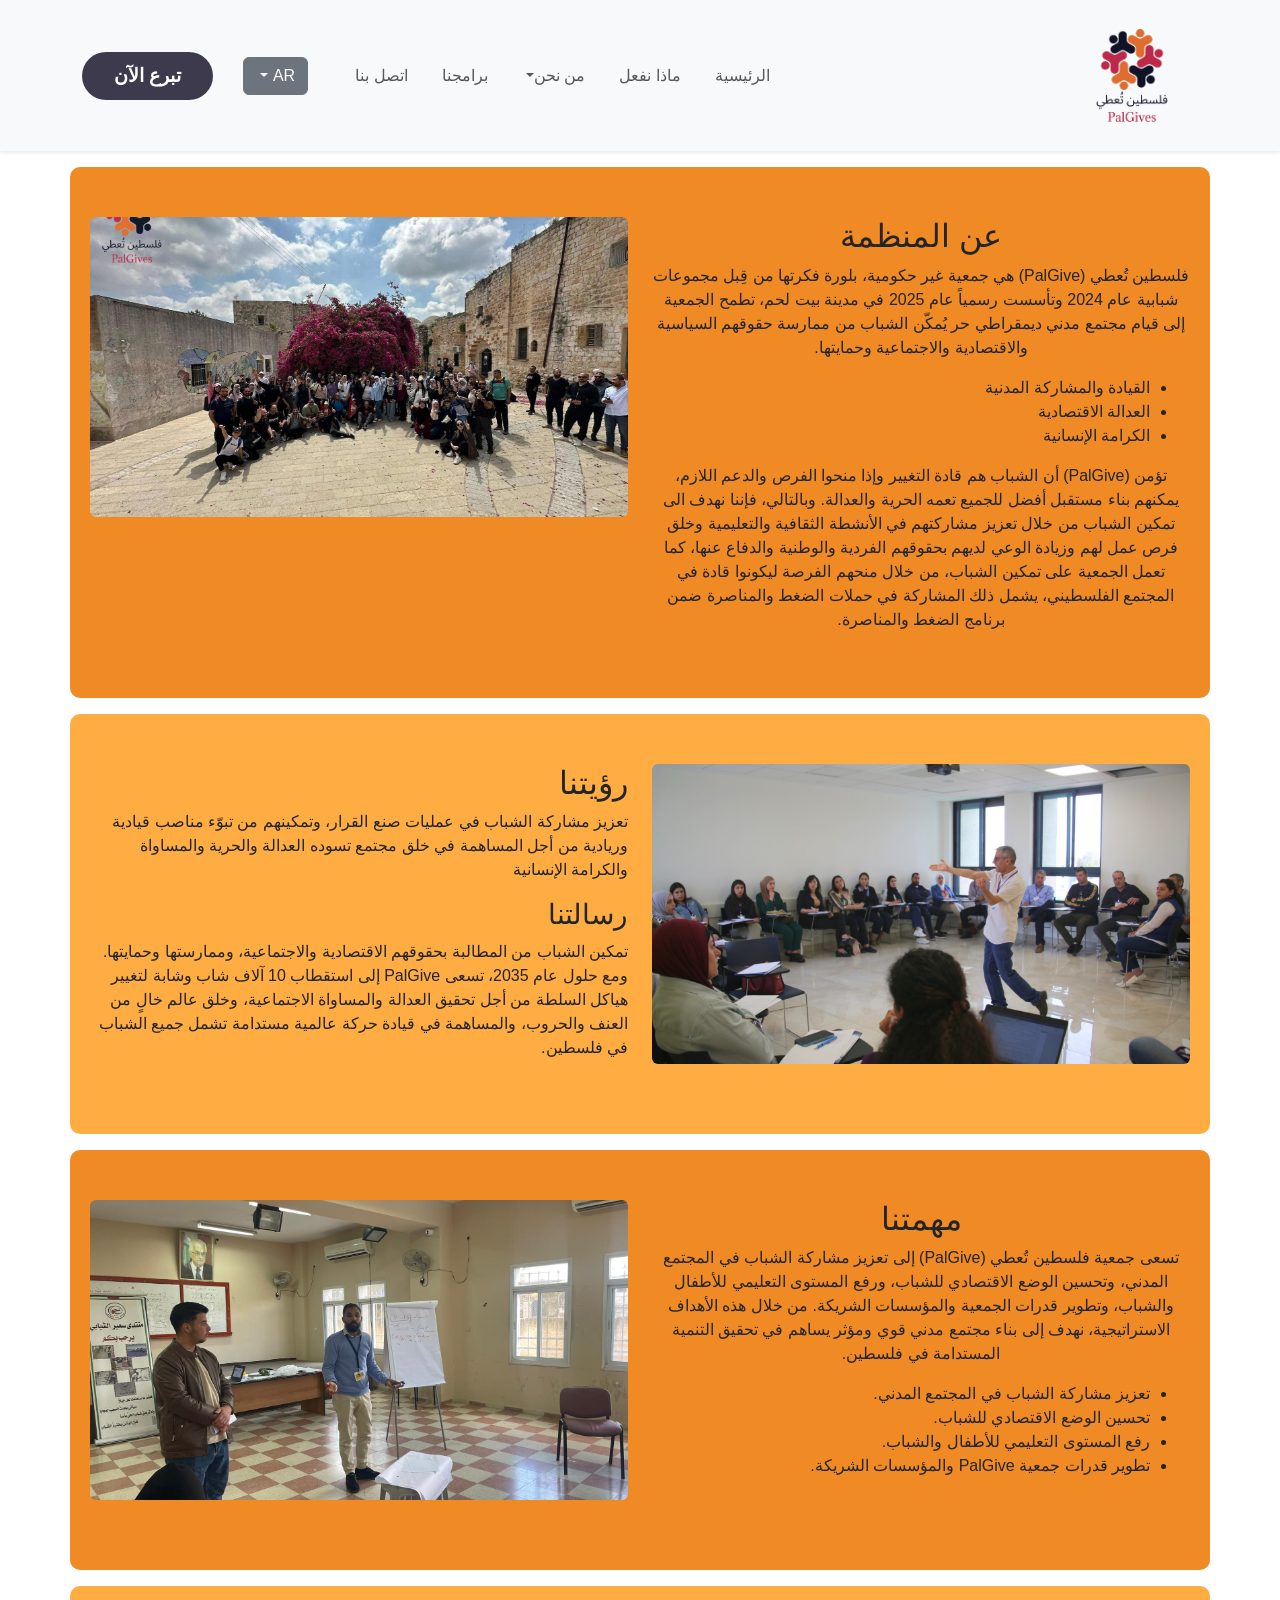
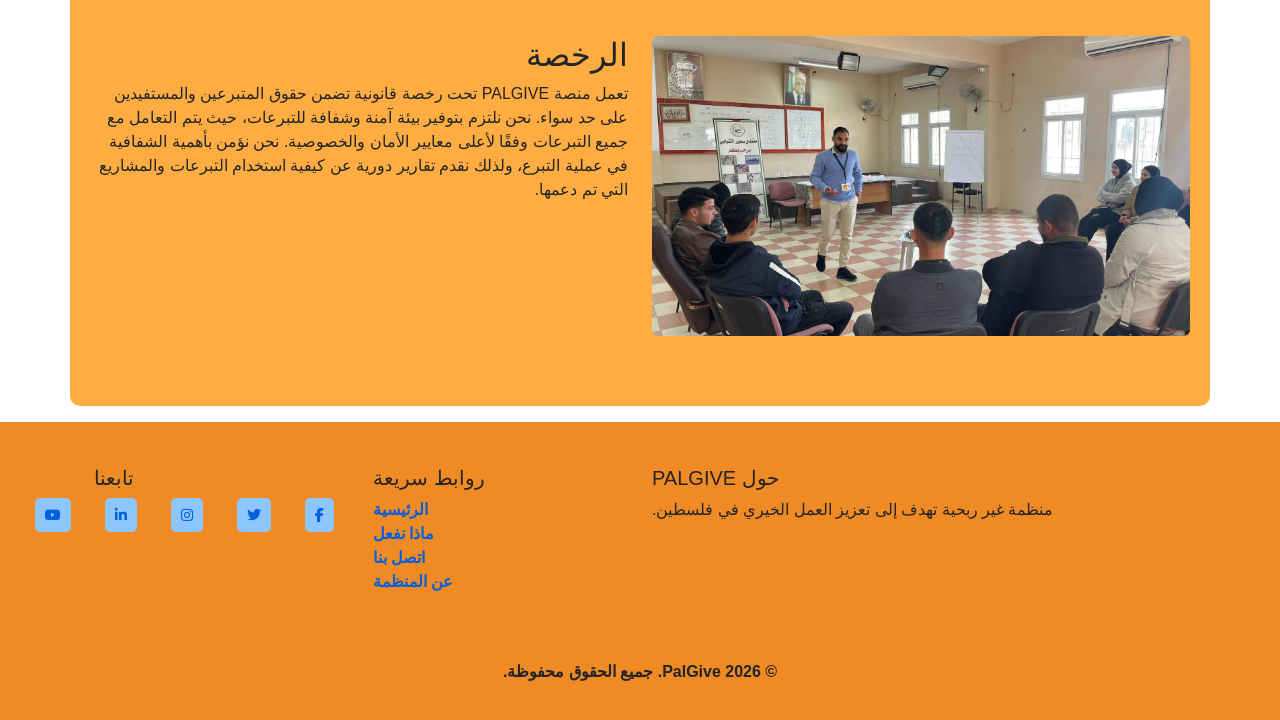
<file: About_us.html>
<!doctype html>
<html lang="ar" dir="rtl">
  <head>
    <meta charset="utf-8">
    <meta name="viewport" content="width=device-width, initial-scale=1">
    <meta name="description" content="منصة PALGIVE - تعرف على فريقنا ورؤيتنا ومهمتنا في تعزيز العمل الخيري والمشاركة المجتمعية.">
    <meta name="keywords" content="منصة PALGIVE, العمل الخيري, المشاركة المجتمعية, فريقنا, رؤيتنا, مهمتنا">
    <meta name="author" content="PALGIVE Team">
    <link rel="icon" href="./img/logo.png">
    <link rel="apple-touch-icon" sizes="180x180" href="./img/logo.png">
    <link rel="icon" type="image/png" sizes="32x32" href="./img/logo.png">
    <title>PALGIVE | من نحن </title>
    <link rel="stylesheet" href="https://cdnjs.cloudflare.com/ajax/libs/font-awesome/6.7.2/css/all.min.css" integrity="sha512-Evv84Mr4kqVGRNSgIGL/F/aIDqQb7xQ2vcrdIwxfjThSH8CSR7PBEakCr51Ck+w+/U6swU2Im1vVX0SVk9ABhg==" crossorigin="anonymous" referrerpolicy="no-referrer" />
    <link href="https://cdn.jsdelivr.net/npm/bootstrap@5.3.5/dist/css/bootstrap.min.css" rel="stylesheet" integrity="sha384-SgOJa3DmI69IUzQ2PVdRZhwQ+dy64/BUtbMJw1MZ8t5HZApcHrRKUc4W0kG879m7" crossorigin="anonymous">
    <link rel="stylesheet" href="./css/About.css">
    <link rel="stylesheet" href="./css/index.css">
  </head>
  <body>
    <!-- 🔹 Navbar -->
    <nav class="navbar navbar-expand-lg navbar-light bg-light shadow-sm">
      <div class="container">
        <a class="navbar-brand" href="index.html"><img src="./img/logo.png" alt="" width="100px" height="auto"></a>
        <button class="navbar-toggler" type="button" data-bs-toggle="collapse" data-bs-target="#navbarContent">
          <span class="navbar-toggler-icon"></span>
        </button>
        <div class="collapse navbar-collapse" id="navbarContent">
          <ul class="navbar-nav me-auto mb-2 mb-lg-0">
            <!-- home -->
            <li class="nav-item p-2 btn">
              <a class="nav-link" href="index.html" id="home"></a>
            </li>
            <!-- what we do -->
            <li class="nav-item p-2 btn">
              <a class="nav-link" href="index.html#What_do_we_do_section" id="what_we_do"></a>
            </li>
            <!-- about us -->
            <li class="nav-item dropdown p-2 btn ">
              <a class="nav-link dropdown-toggle" href="About_us.html" id="about_us" role="button" data-bs-toggle="dropdown"></a>
              <ul class="dropdown-menu">
                <li><a class="dropdown-item" href="About_us.html" id="About_the_Organization"></a></li>
                <li><a class="dropdown-item" href="About_us.html#about_us_section" id="Our_vision"></a></li>
                <li><a class="dropdown-item" href="About_us.html#our_vision_section" id="Our_Mission"></a></li>
                <li><a class="dropdown-item" href="About_us.html#our_mission_section" id="License"></a></li>
                <li><a class="dropdown-item" href="About_us.html#license_section" id="Sponsors"></a></li>
                <li><a class="dropdown-item" href="Our_Team.html" id="Our_Team"></a></li> 
              </ul>
            </li>
            <!-- programs -->
            <li class="nav-item p-2 btn ">
              <a class="nav-link" href="index.html#programs_section" id="Our_programs"></a>
            </li>
            <li class="nav-item p-2 btn">
              <a class="nav-link" href="index.html#contact_us_section" id="contact_us"></a>
            </li>
          </ul>
          <div class="dropdown my-3 btn-lage ">
            <button class="btn btn-secondary dropdown-toggle" type="button" id="languageDropdown" data-bs-toggle="dropdown" aria-expanded="false">
              <span id="languageBtnText">AR</span> <!-- النص الافتراضي "AR" -->
            </button>     
            <ul class="dropdown-menu" aria-labelledby="languageDropdown">
              <li><a class="dropdown-item" id="ar_lang" href="#" onclick="changeLanguage('ar')">AR</a></li>
              <li><a class="dropdown-item" id="en_lang" href="#" onclick="changeLanguage('en')">EN</a></li>
            </ul>
          </div>
          <div class="d-flex ">
            <button class="button"> <a href="Donate_Now.html" id="Donate_Now"></a> </button>
          </div>
        </div>
      </div>
    </nav>
    <!-- 🔹 About Us Section -->
    <section class="container my-3" id="about_us_section">
      <div class="row">
        <div class="col-md-6">

          <h2 id="About_the_Organization_title">من نحن</h2>
          <p id="About_the_Organization_text">  فلسطين تُعطي (PalGive) هي جمعية غير حكومية، بلورة فكرتها من قِبل مجموعات شبابية عام 2024 وتأسست رسمياً عام 2025 في مدينة بيت لحم، تطمح الجمعية إلى قيام مجتمع مدني ديمقراطي حر يُمكّن الشباب من ممارسة حقوقهم السياسية والاقتصادية والاجتماعية وحمايتها. </p> 
          <ul class="text-end">
            <li id="About_the_Organization_list_item_1">القيادة والمشاركة المدنية</li>
            <li id="About_the_Organization_list_item_2">العدالة الاقتصادية</li>
            <li id="About_the_Organization_list_item_3">الكرامة الإنسانية</li>
          </ul>
          <p id="About_the_Organization_text_2">تؤمن (PalGive) أن الشباب هم قادة التغيير وإذا منحوا الفرص والدعم اللازم، يمكنهم بناء مستقبل أفضل للجميع تعمه الحرية والعدالة. وبالتالي، فإننا نهدف الى تمكين الشباب من خلال تعزيز مشاركتهم في الأنشطة الثقافية والتعليمية وخلق فرص عمل لهم وزيادة الوعي لديهم بحقوقهم الفردية والوطنية والدفاع عنها، كما تعمل الجمعية على تمكين الشباب، من خلال منحهم الفرصة ليكونوا قادة في المجتمع الفلسطيني، يشمل ذلك المشاركة في حملات الضغط والمناصرة ضمن برنامج الضغط والمناصرة.</p>  
        </div>
        <div class="col-md-6">
          <img src="./img/Who_we_are.jpg" alt="About Us Image" class="img-fluid rounded">
        </div>
      </div>
    </section>
    <!-- 🔹 Our Vision Section -->
    <section class="container my-3" id="our_vision_section">
      <div class="row">
        <div class="col-md-6">
          <img src="./img/Our_vision.jpg" alt="Our Vision Image" class="img-fluid rounded">
        </div>
        <div class="col-md-6 font-bold text-end">
          <h2 id="Our_vision_title">رؤيتنا</h2>
          <p id="Our_vision_text">تعزيز مشاركة الشباب في عمليات صنع القرار، وتمكينهم من تبوّء مناصب قيادية وريادية من أجل المساهمة في خلق مجتمع تسوده العدالة والحرية والمساواة والكرامة الإنسانية</p>
          <!-- رسالتنا  -->
          <h3 id="Our_vision_subtitle">رسالتنا</h3>
          <p id="Our_vision_subtext">تمكين الشباب من المطالبة بحقوقهم الاقتصادية والاجتماعية، وممارستها وحمايتها. ومع حلول عام 2035، تسعى PalGive إلى استقطاب 10 آلاف شاب وشابة لتغيير هياكل السلطة من أجل تحقيق العدالة والمساواة الاجتماعية، وخلق عالم خالٍ من العنف والحروب، والمساهمة في قيادة حركة عالمية مستدامة تشمل جميع الشباب في فلسطين.</p> 
        </div>
      </div>
    </section>
    <!-- 🔹 Our Mission Section -->
    <section class="container my-3" id="our_mission_section">
      <div class="row">
        <div class="col-md-6">
          <h2 id="Our_Mission_title">مهمتنا</h2>
          <p id="Our_Mission_text">تسعى جمعية فلسطين تُعطي (PalGive) إلى تعزيز مشاركة الشباب في المجتمع المدني، وتحسين الوضع الاقتصادي للشباب، ورفع المستوى التعليمي للأطفال والشباب، وتطوير قدرات الجمعية والمؤسسات الشريكة. من خلال هذه الأهداف الاستراتيجية، نهدف إلى بناء مجتمع مدني قوي ومؤثر يساهم في تحقيق التنمية المستدامة في فلسطين.</p>
          <ul class="text-end">
            <li id="Our_Mission_list_item_1">تعزيز مشاركة الشباب في المجتمع المدني.</li>
            <li id="Our_Mission_list_item_2">تحسين الوضع الاقتصادي للشباب.</li>
            <li id="Our_Mission_list_item_3">رفع المستوى التعليمي للأطفال والشباب.</li>
            <li id="Our_Mission_list_item_4">تطوير قدرات جمعية PalGive والمؤسسات الشريكة.</li>
          </ul>
        </div>
        <div class="col-md-6">
          <img src="./img/works/work10.jpg" alt="Our Mission Image" class="img-fluid rounded">
        </div>
      </div>
    </section>
    <!-- 🔹 License Section -->
    <section class="container my-3 text-end" id="license_section">
      <div class="row">
        <div class="col-md-6">
          <img src="./img/works/work11.jpg" alt="License Image" class="img-fluid rounded">
        </div>
        <div class="col-md-6">
          <h2 id="License_title">الرخصة</h2>
          <p id="License_text">تعمل منصة PALGIVE تحت رخصة قانونية تضمن حقوق المتبرعين والمستفيدين على حد سواء. نحن نلتزم بتوفير بيئة آمنة وشفافة للتبرعات، حيث يتم التعامل مع جميع التبرعات وفقًا لأعلى معايير الأمان والخصوصية. نحن نؤمن بأهمية الشفافية في عملية التبرع، ولذلك نقدم تقارير دورية عن كيفية استخدام التبرعات والمشاريع التي تم دعمها.</p>
        </div>
      </div>
    </section>
    <!-- 🔹 Sponsors Section -->
    <!-- <section class="container my-3" id="sponsors_section">
      <div class="row">
        <div class="col-md-12">
          <h2 id="Sponsors_title">الرعاة</h2>
          <p id="Sponsors_text">نحن نؤمن بأهمية الشراكات في تحقيق أهدافنا. لذلك، نحن نعمل مع مجموعة متنوعة من الرعاة والشركاء الذين يشاركوننا رؤيتنا في تعزيز العمل الخيري والمشاركة المجتمعية. نحن نشكر جميع رعاتنا على دعمهم المستمر، ونتطلع إلى بناء شراكات جديدة تعزز من قدرتنا على تحقيق تأثير إيجابي في المجتمع.</p>
          <div class="sponsors-logos">
            <img src="./img/sponsors/sponsor1.png" alt="Sponsor 1" class="img-fluid">
            <img src="./img/sponsors/sponsor2.png" alt="Sponsor 2" class="img-fluid">
            <img src="./img/sponsors/sponsor3.png" alt="Sponsor 3" class="img-fluid">
            <img src="./img/sponsors/sponsor4.png" alt="Sponsor 4" class="img-fluid">
          </div>
        </div>
      </div>
    </section> -->
    <!-- 🔹 Footer -->
    <footer class=" text-center text-lg-start" id="footer">
      <div class="container p-4">
        <div class="row">
          <div class="col-lg-6 col-md-12 mb-4 mb-md-0">
            <h5 class="text-uppercase" id="footer_h5"></h5>
            <p id="footer_p"></p>
          </div>
          <div class="col-lg-3 col-md-6 mb-4 mb-md-0">
            <h5 class="text-uppercase" id="Quick_Links"></h5>
            <ul class="list-unstyled">
              <li><a href="#" id="footer_link_1"></a></li>
              <li><a href="#" id="footer_link_2"></a></li>
              <li><a href="#" id="footer_link_3"></a></li>
              <li><a href="#" id="footer_link_4"></a></li>
            </ul>
          </div>
          <div class="col-lg-3 col-md-6 mb-4 mb-md-0">
            <h5 class="text-uppercase" id="Follow_Us"></h5>
            <ul class="list-unstyled d-flex justify-content-center">
              <li><a href="https://www.facebook.com/PalGives" class="me-4 text-reset"><i class="fab fa-facebook-f"></i></a></li>
              <li><a href="#" class="me-4 text-reset"><i class="fab fa-twitter"></i></a></li>
              <li><a href="https://www.instagram.com/palgives?igsh=MTRwenB6aXVtZ3hsMg==" class="me-4 text-reset"><i class="fab fa-instagram"></i></a></li>
              <li><a href="#" class="me-4 text-reset"><i class="fab fa-linkedin-in"></i></a></li>
              <li><a href="#" class="me-4 text-reset"><i class="fab fa-youtube"></i></a></li>
            </ul>
          </div>
        </div>
      </div>
      <div class="text-center p-3 bg-light" id="footer_text"> 
        <div id="copyright"></div>
      </div>
    </footer>
    <!-- Link to external JavaScript file -->
    <script src="./js/language.js"></script>
    <script src="./js/about.js"></script>
    <script src="https://cdn.jsdelivr.net/npm/bootstrap@5.3.5/dist/js/bootstrap.bundle.min.js" integrity="sha384-k6d4wzSIapyDyv1kpU366/PK5hCdSbCRGRCMv+eplOQJWyd1fbcAu9OCUj5zNLiq" crossorigin="anonymous"></script>
  </body>
</html>
</file>
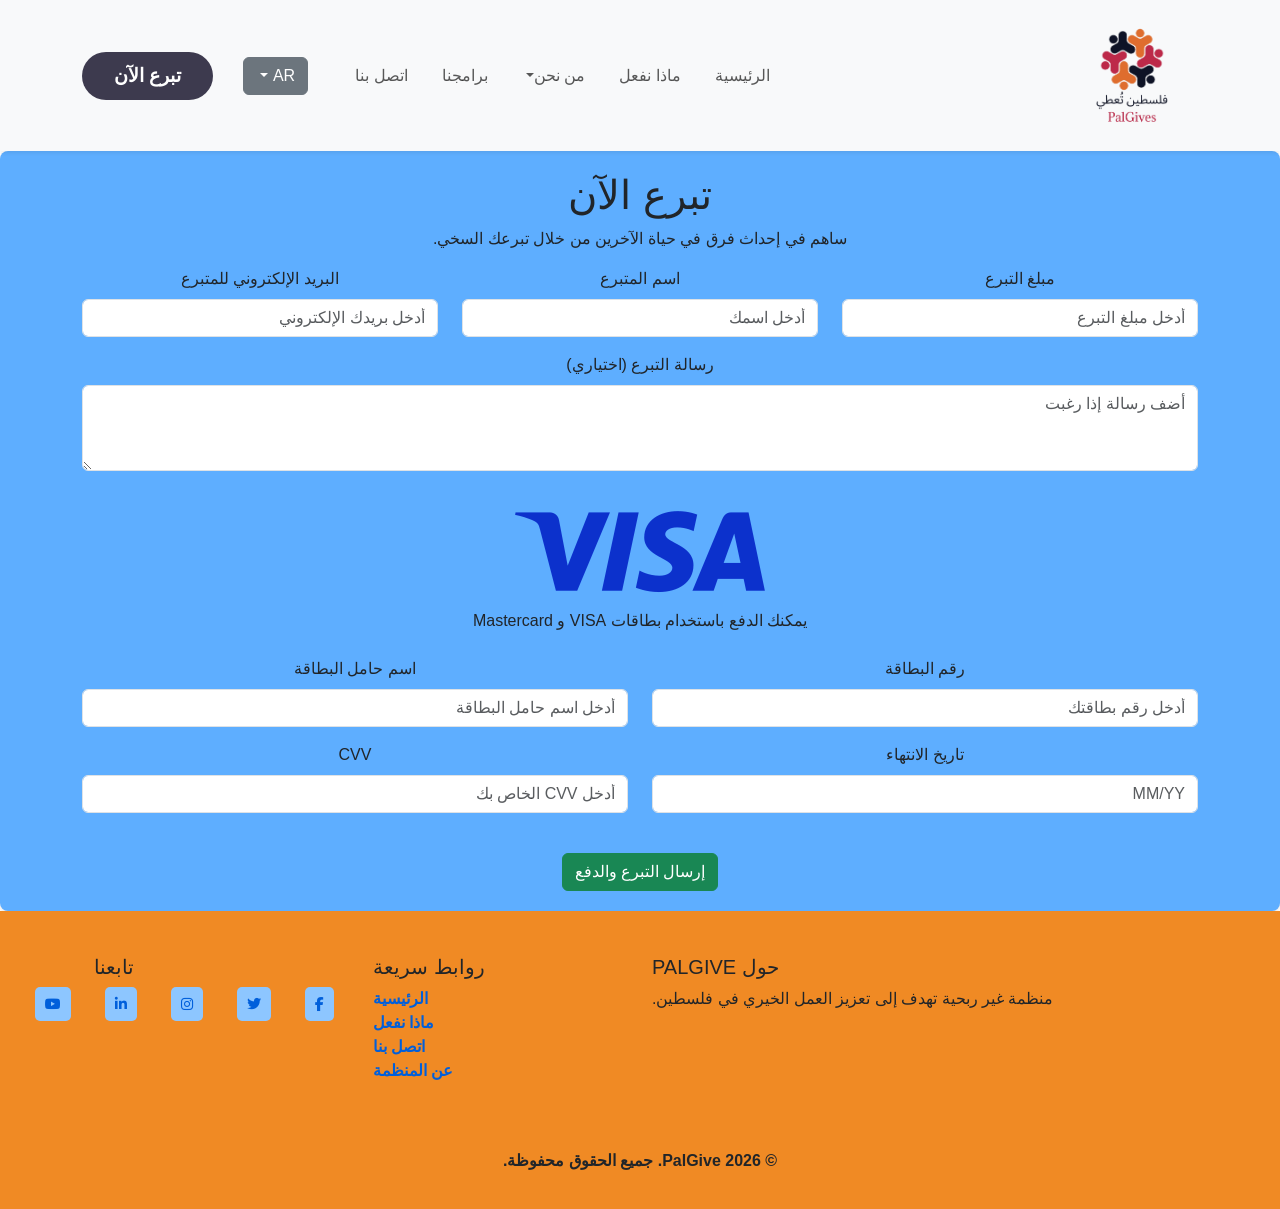
<file: Donate_Now.html>
<!doctype html>
<html lang="ar" dir="rtl">
  <head>
    <meta charset="utf-8">
    <meta name="viewport" content="width=device-width, initial-scale=1">
    <meta name="description" content="صفحة التبرع لمنصة PALGIVE - تبرع الآن لإحداث فرق في حياة الآخرين.">
    <meta name="keywords" content="تبرع, تبرعات, منصة PALGIVE, مساعدة, دعم, مجتمع">
    <meta name="author" content="PALGIVE Team">
    <link rel="icon" href="./img/logo.png">
    <link rel="apple-touch-icon" sizes="180x180" href="./img/logo.png">
    <link rel="icon" type="image/png" sizes="32x32" href="./img/logo.png">
    <title>PALGIVE | صفحة التبرع  </title>
    <link rel="stylesheet" href="https://cdnjs.cloudflare.com/ajax/libs/font-awesome/6.7.2/css/all.min.css" integrity="sha512-Evv84Mr4kqVGRNSgIGL/F/aIDqQb7xQ2vcrdIwxfjThSH8CSR7PBEakCr51Ck+w+/U6swU2Im1vVX0SVk9ABhg==" crossorigin="anonymous" referrerpolicy="no-referrer" />
    <link href="https://cdn.jsdelivr.net/npm/bootstrap@5.3.5/dist/css/bootstrap.min.css" rel="stylesheet" integrity="sha384-SgOJa3DmI69IUzQ2PVdRZhwQ+dy64/BUtbMJw1MZ8t5HZApcHrRKUc4W0kG879m7" crossorigin="anonymous">
    <link rel="stylesheet" href="./css/Donate_Now.css">
    <link rel="stylesheet" href="./css/index.css">
  </head>
  <body>
    <!-- 🔹 Navbar -->
    <nav class="navbar navbar-expand-lg navbar-light bg-light shadow-sm">
      <div class="container">
        <a class="navbar-brand" href="index.html"><img src="./img/logo.png" alt="" width="100px" height="auto"></a>
        <button class="navbar-toggler" type="button" data-bs-toggle="collapse" data-bs-target="#navbarContent">
          <span class="navbar-toggler-icon"></span>
        </button>
        <div class="collapse navbar-collapse" id="navbarContent">
          <ul class="navbar-nav me-auto mb-2 mb-lg-0">
            <!-- home -->
            <li class="nav-item p-2 btn">
              <a class="nav-link" href="index.html" id="home"></a>
            </li>
            <!-- what we do -->
            <li class="nav-item p-2 btn">
              <a class="nav-link" href="index.html#What_do_we_do_section" id="what_we_do"></a>
            </li>
            <!-- about us -->
            <li class="nav-item dropdown p-2 btn ">
              <a class="nav-link dropdown-toggle" href="About_us.html" id="about_us" role="button" data-bs-toggle="dropdown"></a>
              <ul class="dropdown-menu">
                <li><a class="dropdown-item" href="About_us.html" id="About_the_Organization"></a></li>
                <li><a class="dropdown-item" href="About_us.html#about_us_section" id="Our_vision"></a></li>
                <li><a class="dropdown-item" href="About_us.html#our_vision_section" id="Our_Mission"></a></li>
                <li><a class="dropdown-item" href="About_us.html#our_mission_section" id="License"></a></li>
                <li><a class="dropdown-item" href="About_us.html#license_section" id="Sponsors"></a></li>
                <li><a class="dropdown-item" href="Our_Team.html" id="Our_Team"></a></li> 
              </ul>
            </li>
            <!-- programs -->
            <li class="nav-item p-2 btn ">
              <a class="nav-link" href="index.html#programs_section" id="Our_programs"></a>
            </li>
            <li class="nav-item p-2 btn">
              <a class="nav-link" href="index.html#contact_us_section" id="contact_us"></a>
            </li>
          </ul>
          <div class="dropdown my-3 btn-lage ">
            <button class="btn btn-secondary dropdown-toggle" type="button" id="languageDropdown" data-bs-toggle="dropdown" aria-expanded="false">
              <span id="languageBtnText">AR</span> <!-- النص الافتراضي "AR" -->
            </button>     
            <ul class="dropdown-menu" aria-labelledby="languageDropdown">
              <li><a class="dropdown-item" id="ar_lang" href="#" onclick="changeLanguage('ar')">AR</a></li>
              <li><a class="dropdown-item" id="en_lang" href="#" onclick="changeLanguage('en')">EN</a></li>
            </ul>
          </div>
          <div class="d-flex ">
            <button class="button"> <a href="Donate_Now.html" id="Donate_Now"></a> </button>
          </div>
        </div>
      </div>
    </nav>
    <!-- 🔹 Donate Now Section -->
    <section class="donate-now-section">
      <div class="container">
        <div class="row">
          <div class="col-md-12 text-center">
            <h1 id="donate_now_h1"></h1>
            <p id="donate_now_p"></p>
            <!-- نموذج موحد -->
            <form id="donationForm">
              <div class="row">
                <!-- بيانات التبرع -->
                <div class="col-lg-4 mb-3">
                  <label for="donationAmount" class="form-label" id="donationAmountLabel"></label>
                  <input type="number" class="form-control" id="donationAmount" placeholder="" required>
                </div>
                <div class="col-lg-4 mb-3">
                  <label for="donorName" class="form-label" id="donorNameLabel"></label>
                  <input type="text" class="form-control" id="donorName" placeholder="" required>
                </div>
                <div class="col-lg-4 mb-3">
                  <label for="donorEmail" class="form-label" id="donorEmailLabel"></label>
                  <input type="email" class="form-control" id="donorEmail" placeholder="" required>
                </div>
                <div class="mb-3">
                  <label for="donationMessage" class="form-label" id="donationMessageLabel"></label>
                  <textarea class="form-control" id="donationMessage" rows="3" placeholder=""></textarea>
                </div>

                <!-- معلومات البطاقة -->
                <div class="text-center mt-4 mb-2">
                  <img src="./img/Visa.svg.png" alt="VISA Payment" class="img-fluid mb-3" id="paymentImage">
                  <p id="paymentInfo"></p>
                </div>
                <div class="col-lg-6 mb-3">
                  <label for="cardNumber" class="form-label" id="cardNumberLabel"></label>
                  <input type="text" class="form-control" id="cardNumber" placeholder="" required>
                </div>
                <div class="col-lg-6 mb-3">
                  <label for="cardHolderName" class="form-label" id="cardHolderNameLabel"></label>
                  <input type="text" class="form-control" id="cardHolderName" placeholder="" required>
                </div>
                <div class="col-lg-6 mb-3">
                  <label for="expiryDate" class="form-label" id="expiryDateLabel"></label>
                  <input type="text" class="form-control" id="expiryDate" placeholder="" required>
                </div>
                <div class="col-lg-6 mb-3">
                  <label for="cvv" class="form-label" id="cvvLabel"></label>
                  <input type="text" class="form-control" id="cvv" placeholder="" required>
                </div>
              </div>

              <!-- زر إرسال موحد -->
              <button type="submit" class="btn btn-success mt-4" id="submitBtn"></button>
            </form>
          </div>
        </div>
      </div>
    </section>
    <!-- 🔹 Footer -->
    <footer class=" text-center text-lg-start" id="footer">
      <div class="container p-4">
        <div class="row">
          <div class="col-lg-6 col-md-12 mb-4 mb-md-0">
            <h5 class="text-uppercase" id="footer_h5"></h5>
            <p id="footer_p"></p>
          </div>
          <div class="col-lg-3 col-md-6 mb-4 mb-md-0">
            <h5 class="text-uppercase" id="Quick_Links"></h5>
            <ul class="list-unstyled">
              <li><a href="#" id="footer_link_1"></a></li>
              <li><a href="#" id="footer_link_2"></a></li>
              <li><a href="#" id="footer_link_3"></a></li>
              <li><a href="#" id="footer_link_4"></a></li>
            </ul>
          </div>
          <div class="col-lg-3 col-md-6 mb-4 mb-md-0">
            <h5 class="text-uppercase" id="Follow_Us"></h5>
            <ul class="list-unstyled d-flex justify-content-center">
              <li><a href="https://www.facebook.com/PalGives" class="me-4 text-reset"><i class="fab fa-facebook-f"></i></a></li>
              <li><a href="#" class="me-4 text-reset"><i class="fab fa-twitter"></i></a></li>
              <li><a href="https://www.instagram.com/palgives?igsh=MTRwenB6aXVtZ3hsMg==" class="me-4 text-reset"><i class="fab fa-instagram"></i></a></li>
              <li><a href="#" class="me-4 text-reset"><i class="fab fa-linkedin-in"></i></a></li>
              <li><a href="#" class="me-4 text-reset"><i class="fab fa-youtube"></i></a></li>
            </ul>
          </div>
        </div>
      </div>
      <div class="text-center p-3 bg-light" id="footer_text"> 
        <div id="copyright"></div>
      </div>
    </footer>
    <!-- Link to external JavaScript file -->
    <script src="./js/language.js"></script>
    <script src="./js/Donate_Now.js"></script>
    <script src="https://cdn.jsdelivr.net/npm/bootstrap@5.3.5/dist/js/bootstrap.bundle.min.js" integrity="sha384-k6d4wzSIapyDyv1kpU366/PK5hCdSbCRGRCMv+eplOQJWyd1fbcAu9OCUj5zNLiq" crossorigin="anonymous"></script>
  </body>
</html>
</file>
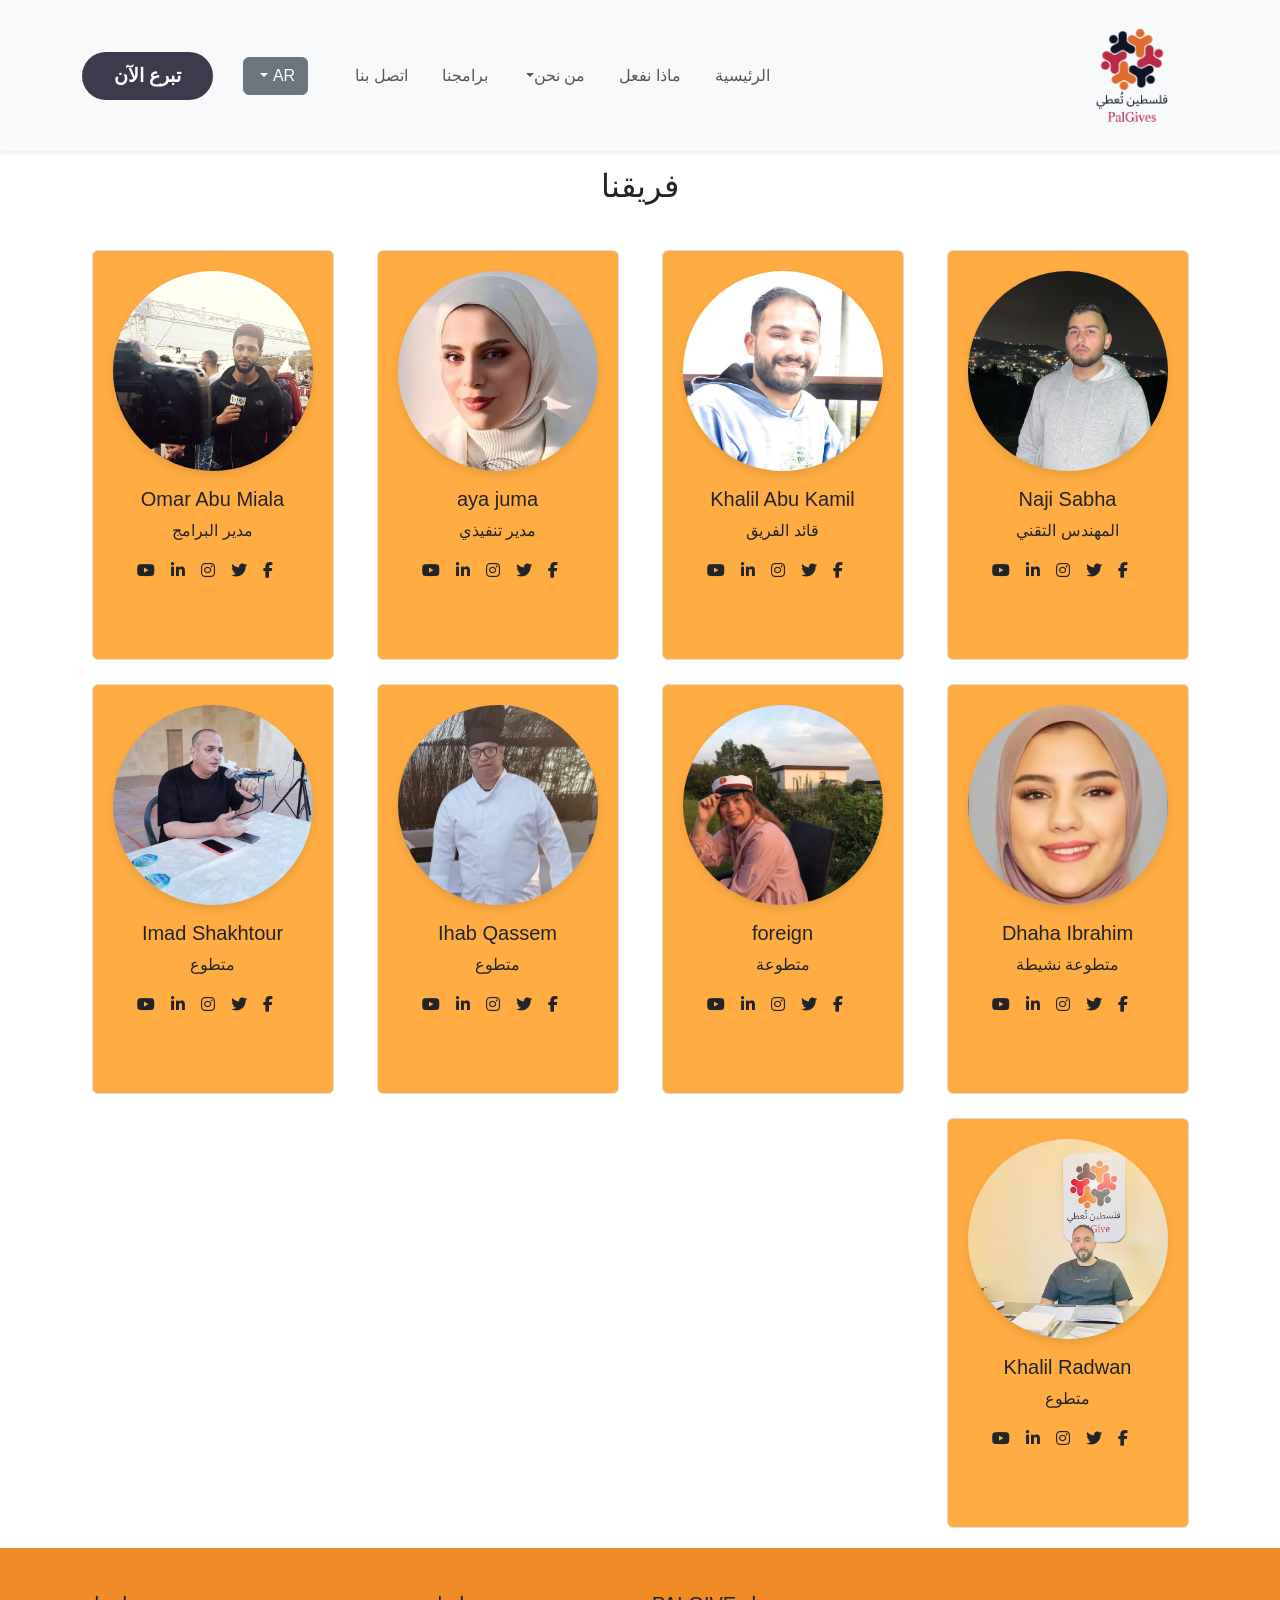
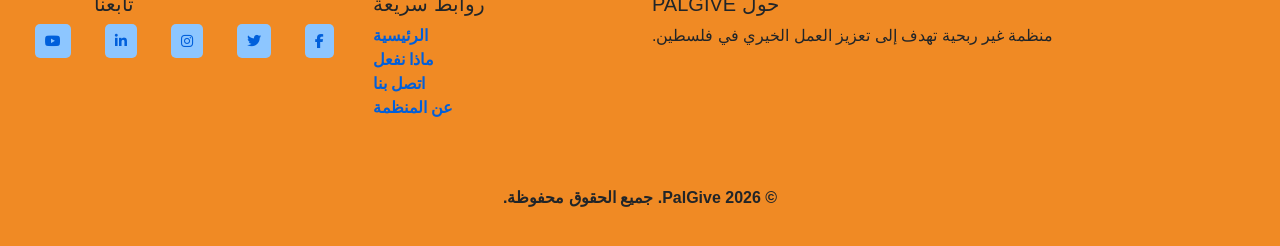
<file: Our_Team.html>
<!doctype html>
<html lang="ar" dir="rtl">
  <head>
    <meta charset="utf-8">
    <meta name="viewport" content="width=device-width, initial-scale=1">
    <meta name="description" content="فريقنا في PALGIVE - تعرف على أعضاء فريقنا الملتزمين بتحقيق التغيير الإيجابي في المجتمع.">
    <meta name="keywords" content="فريقنا, أعضاء الفريق, PALGIVE, العمل الجماعي, التغيير الإيجابي, المجتمع">
    <meta name="author" content="PALGIVE Team">
    <link rel="icon" href="./img/logo.png">
    <link rel="apple-touch-icon" sizes="180x180" href="./img/logo.png">
    <link rel="icon" type="image/png" sizes="32x32" href="./img/logo.png">
    <title>PALGIVE | فريقنا  </title>
    <link rel="stylesheet" href="https://cdnjs.cloudflare.com/ajax/libs/font-awesome/6.7.2/css/all.min.css" integrity="sha512-Evv84Mr4kqVGRNSgIGL/F/aIDqQb7xQ2vcrdIwxfjThSH8CSR7PBEakCr51Ck+w+/U6swU2Im1vVX0SVk9ABhg==" crossorigin="anonymous" referrerpolicy="no-referrer" />
    <link href="https://cdn.jsdelivr.net/npm/bootstrap@5.3.5/dist/css/bootstrap.min.css" rel="stylesheet" integrity="sha384-SgOJa3DmI69IUzQ2PVdRZhwQ+dy64/BUtbMJw1MZ8t5HZApcHrRKUc4W0kG879m7" crossorigin="anonymous">
    <link rel="stylesheet" href="./css/index.css">
    <link rel="stylesheet" href="./css/our_team.css">
  </head>
  <body>
    <!-- 🔹 Navbar -->
    <nav class="navbar navbar-expand-lg navbar-light bg-light shadow-sm">
      <div class="container">
        <a class="navbar-brand" href="index.html"><img src="./img/logo.png" alt="" width="100px" height="auto"></a>
        <button class="navbar-toggler" type="button" data-bs-toggle="collapse" data-bs-target="#navbarContent">
          <span class="navbar-toggler-icon"></span>
        </button>
        <div class="collapse navbar-collapse" id="navbarContent">
          <ul class="navbar-nav me-auto mb-2 mb-lg-0">
            <!-- home -->
            <li class="nav-item p-2 btn">
              <a class="nav-link" href="index.html" id="home"></a>
            </li>
            <!-- what we do -->
            <li class="nav-item p-2 btn">
              <a class="nav-link" href="index.html#What_do_we_do_section" id="what_we_do"></a>
            </li>
            <!-- about us -->
            <li class="nav-item dropdown p-2 btn ">
              <a class="nav-link dropdown-toggle" href="About_us.html" id="about_us" role="button" data-bs-toggle="dropdown"></a>
              <ul class="dropdown-menu">
                <li><a class="dropdown-item" href="About_us.html" id="About_the_Organization"></a></li>
                <li><a class="dropdown-item" href="About_us.html#about_us_section" id="Our_vision"></a></li>
                <li><a class="dropdown-item" href="About_us.html#our_vision_section" id="Our_Mission"></a></li>
                <li><a class="dropdown-item" href="About_us.html#our_mission_section" id="License"></a></li>
                <li><a class="dropdown-item" href="About_us.html#license_section" id="Sponsors"></a></li>
                <li><a class="dropdown-item" href="Our_Team.html" id="Our_Team"></a></li> 
              </ul>
            </li>
            <!-- programs -->
            <li class="nav-item p-2 btn ">
              <a class="nav-link" href="index.html#programs_section" id="Our_programs"></a>
            </li>
            <li class="nav-item p-2 btn">
              <a class="nav-link" href="index.html#contact_us_section" id="contact_us"></a>
            </li>
          </ul>
          <div class="dropdown my-3 btn-lage ">
            <button class="btn btn-secondary dropdown-toggle" type="button" id="languageDropdown" data-bs-toggle="dropdown" aria-expanded="false">
              <span id="languageBtnText">AR</span> <!-- النص الافتراضي "AR" -->
            </button>     
            <ul class="dropdown-menu" aria-labelledby="languageDropdown">
              <li><a class="dropdown-item" id="ar_lang" href="#" onclick="changeLanguage('ar')">AR</a></li>
              <li><a class="dropdown-item" id="en_lang" href="#" onclick="changeLanguage('en')">EN</a></li>
            </ul>
          </div>
          <div class="d-flex ">
            <button class="button"> <a href="Donate_Now.html" id="Donate_Now"></a> </button>
          </div>
        </div>
      </div>
    </nav>
    <!-- 🔹 Our Team Section -->
    <section class="container my-3" id="our_team_section">
      <h2 class="text-center mb-4" id="our_team_h2">فريقنا</h2>
      <div class="row">
        <!-- Naji_Sabha -->
        <div class="col-lg-3 col-md-4 col-sm-6 mb-4">
          <div class="card">
            <img src="./img/team/Naji_Sabha.jpg" class="card-img-top" alt="Member 8">
            <div class="card-body">
              <h5 class="card-title text-center" id="member_8_name">Naji Sabha</h5>
              <p class="card-text text-center" id="member_8_role"> المهندس التقني  </p>
                <div class="d-flex justify-content-center">
                    <a href="#" class="me-3 text-reset"><i class="fab fa-facebook-f"></i></a>
                    <a href="#" class="me-3 text-reset"><i class="fab fa-twitter"></i></a>
                    <a href="#" class="me-3 text-reset"><i class="fab fa-instagram"></i></a>
                    <a href="#" class="me-3 text-reset"><i class="fab fa-linkedin-in"></i></a>
                    <a href="#" class="me-3 text-reset"><i class="fab fa-youtube"></i></a>
                </div>
            </div>
          </div>
        </div>
        <!-- Khalil_Abu_Kamil -->
        <div class="col-lg-3 col-md-4 col-sm-6 mb-4">
          <div class="card">
            <img src="./img/team/Khalil_Abu_Kamil.jpg" class="card-img-top" alt="Member 6">
            <div class="card-body">
              <h5 class="card-title text-center" id="member_6_name">Khalil Abu Kamil</h5>
              <p class="card-text text-center" id="member_6_role"> قائد الفريق </p>
                <div class="d-flex justify-content-center">
                    <a href="#" class="me-3 text-reset"><i class="fab fa-facebook-f"></i></a>
                    <a href="#" class="me-3 text-reset"><i class="fab fa-twitter"></i></a>
                    <a href="#" class="me-3 text-reset"><i class="fab fa-instagram"></i></a>
                    <a href="#" class="me-3 text-reset"><i class="fab fa-linkedin-in"></i></a>
                    <a href="#" class="me-3 text-reset"><i class="fab fa-youtube"></i></a>
                </div>
            </div>
          </div>
        </div>
        <!-- aya_juma -->
        <div class="col-lg-3 col-md-4 col-sm-6 mb-4">
          <div class="card">
            <img src="./img/team/aya_juma.jpg" class="card-img-top" alt="Member 1">
            <div class="card-body">
              <h5 class="card-title text-center" id="member_1_name">aya juma</h5>
              <p class="card-text text-center" id="member_1_role"> مدير تنفيذي  </p>
                <div class="d-flex justify-content-center">
                    <a href="#" class="me-3 text-reset"><i class="fab fa-facebook-f"></i></a>
                    <a href="#" class="me-3 text-reset"><i class="fab fa-twitter"></i></a>
                    <a href="#" class="me-3 text-reset"><i class="fab fa-instagram"></i></a>
                    <a href="#" class="me-3 text-reset"><i class="fab fa-linkedin-in"></i></a>
                    <a href="#" class="me-3 text-reset"><i class="fab fa-youtube"></i></a>
                </div>
            </div>
          </div>
        </div>
        <!-- Omar_Abu_Miala -->
        <div class="col-lg-3 col-md-4 col-sm-6 mb-4">
          <div class="card">
            <img src="./img/team/Omar_Abu_Miala.jpg" class="card-img-top" alt="Member 9">
            <div class="card-body">
              <h5 class="card-title text-center" id="member_9_name">Omar Abu Miala</h5>
              <p class="card-text text-center" id="member_9_role">مدير البرامج </p>
                <div class="d-flex justify-content-center">
                    <a href="#" class="me-3 text-reset"><i class="fab fa-facebook-f"></i></a>
                    <a href="#" class="me-3 text-reset"><i class="fab fa-twitter"></i></a>
                    <a href="#" class="me-3 text-reset"><i class="fab fa-instagram"></i></a>
                    <a href="#" class="me-3 text-reset"><i class="fab fa-linkedin-in"></i></a>
                    <a href="#" class="me-3 text-reset"><i class="fab fa-youtube"></i></a>
                </div>
            </div>
          </div>
        </div>
        <!-- Dhaha_Ibrahim -->
        <div class="col-lg-3 col-md-4 col-sm-6 mb-4">
          <div class="card">
            <img src="./img/team/Dhaha_Ibrahim.jpg" class="card-img-top" alt="Member 2">
            <div class="card-body">
              <h5 class="card-title text-center" id="member_2_name">Dhaha Ibrahim</h5>
              <p class="card-text text-center" id="member_2_role"> متطوعة نشيطة </p>
                <div class="d-flex justify-content-center">
                    <a href="#" class="me-3 text-reset"><i class="fab fa-facebook-f"></i></a>
                    <a href="#" class="me-3 text-reset"><i class="fab fa-twitter"></i></a>
                    <a href="#" class="me-3 text-reset"><i class="fab fa-instagram"></i></a>
                    <a href="#" class="me-3 text-reset"><i class="fab fa-linkedin-in"></i></a>
                    <a href="#" class="me-3 text-reset"><i class="fab fa-youtube"></i></a>
                </div>
            </div>
          </div>
        </div>
        <!-- foreign -->
        <div class="col-lg-3 col-md-4 col-sm-6 mb-4">
          <div class="card">
            <img src="./img/team/foreign.jpg" class="card-img-top" alt="Member 3">
            <div class="card-body">
              <h5 class="card-title text-center" id="member_3_name">foreign</h5>
              <p class="card-text text-center" id="member_3_role">متطوعة</p>
                <div class="d-flex justify-content-center">
                    <a href="#" class="me-3 text-reset"><i class="fab fa-facebook-f"></i></a>
                    <a href="#" class="me-3 text-reset"><i class="fab fa-twitter"></i></a>
                    <a href="#" class="me-3 text-reset"><i class="fab fa-instagram"></i></a>
                    <a href="#" class="me-3 text-reset"><i class="fab fa-linkedin-in"></i></a>
                    <a href="#" class="me-3 text-reset"><i class="fab fa-youtube"></i></a>
                </div>
            </div>
          </div>
        </div>
        <!-- Ihab_Qassem -->
        <div class="col-lg-3 col-md-4 col-sm-6 mb-4">
          <div class="card">
            <img src="./img/team/Ihab_Qassem.jpg" class="card-img-top" alt="Member 4">
            <div class="card-body">
              <h5 class="card-title text-center" id="member_4_name">Ihab Qassem</h5>
              <p class="card-text text-center" id="member_4_role">متطوع</p>
                <div class="d-flex justify-content-center">
                    <a href="#" class="me-3 text-reset"><i class="fab fa-facebook-f"></i></a>
                    <a href="#" class="me-3 text-reset"><i class="fab fa-twitter"></i></a>
                    <a href="#" class="me-3 text-reset"><i class="fab fa-instagram"></i></a>
                    <a href="#" class="me-3 text-reset"><i class="fab fa-linkedin-in"></i></a>
                    <a href="#" class="me-3 text-reset"><i class="fab fa-youtube"></i></a>
                </div>
            </div>
          </div>
        </div>
        <!-- Imad_Shakhtour -->
        <div class="col-lg-3 col-md-4 col-sm-6 mb-4">
          <div class="card">
            <img src="./img/team/Imad_Shakhtour.jpg" class="card-img-top" alt="Member 5">
            <div class="card-body">
              <h5 class="card-title text-center" id="member_5_name">Imad Shakhtour</h5>
              <p class="card-text text-center" id="member_5_role">متطوع</p>
                <div class="d-flex justify-content-center">
                    <a href="#" class="me-3 text-reset"><i class="fab fa-facebook-f"></i></a>
                    <a href="#" class="me-3 text-reset"><i class="fab fa-twitter"></i></a>
                    <a href="#" class="me-3 text-reset"><i class="fab fa-instagram"></i></a>
                    <a href="#" class="me-3 text-reset"><i class="fab fa-linkedin-in"></i></a>
                    <a href="#" class="me-3 text-reset"><i class="fab fa-youtube"></i></a>
                </div>
            </div>
          </div>
        </div>
        <!-- Khalil_Radwan -->
        <div class="col-lg-3 col-md-4 col-sm-6 mb-4">
          <div class="card">
            <img src="./img/team/Khalil_Radwan.jpg" class="card-img-top" alt="Member 7">
            <div class="card-body">
              <h5 class="card-title text-center" id="member_7_name">Khalil Radwan</h5>
              <p class="card-text text-center" id="member_7_role">متطوع</p>
                <div class="d-flex justify-content-center">
                    <a href="#" class="me-3 text-reset"><i class="fab fa-facebook-f"></i></a>
                    <a href="#" class="me-3 text-reset"><i class="fab fa-twitter"></i></a>
                    <a href="#" class="me-3 text-reset"><i class="fab fa-instagram"></i></a>
                    <a href="#" class="me-3 text-reset"><i class="fab fa-linkedin-in"></i></a>
                    <a href="#" class="me-3 text-reset"><i class="fab fa-youtube"></i></a>
                </div>
            </div>
          </div>
        </div>
    </section>
    <!-- 🔹 Footer -->
    <footer class=" text-center text-lg-start" id="footer">
      <div class="container p-4">
        <div class="row">
          <div class="col-lg-6 col-md-12 mb-4 mb-md-0">
            <h5 class="text-uppercase" id="footer_h5"></h5>
            <p id="footer_p"></p>
          </div>
          <div class="col-lg-3 col-md-6 mb-4 mb-md-0">
            <h5 class="text-uppercase" id="Quick_Links"></h5>
            <ul class="list-unstyled">
              <li><a href="#" id="footer_link_1"></a></li>
              <li><a href="#" id="footer_link_2"></a></li>
              <li><a href="#" id="footer_link_3"></a></li>
              <li><a href="#" id="footer_link_4"></a></li>
            </ul>
          </div>
          <div class="col-lg-3 col-md-6 mb-4 mb-md-0">
            <h5 class="text-uppercase" id="Follow_Us"></h5>
            <ul class="list-unstyled d-flex justify-content-center">
              <li><a href="https://www.facebook.com/PalGives" class="me-4 text-reset"><i class="fab fa-facebook-f"></i></a></li>
              <li><a href="#" class="me-4 text-reset"><i class="fab fa-twitter"></i></a></li>
              <li><a href="https://www.instagram.com/palgives?igsh=MTRwenB6aXVtZ3hsMg==" class="me-4 text-reset"><i class="fab fa-instagram"></i></a></li>
              <li><a href="#" class="me-4 text-reset"><i class="fab fa-linkedin-in"></i></a></li>
              <li><a href="#" class="me-4 text-reset"><i class="fab fa-youtube"></i></a></li>
            </ul>
          </div>
        </div>
      </div>
      <div class="text-center p-3 bg-light" id="footer_text"> 
        <div id="copyright"></div>
      </div>
    </footer>
    <!-- Link to external JavaScript file -->
    <script src="./js/language.js"></script>
    <script src="./js/our_team.js"></script>
    <script src="https://cdn.jsdelivr.net/npm/bootstrap@5.3.5/dist/js/bootstrap.bundle.min.js" integrity="sha384-k6d4wzSIapyDyv1kpU366/PK5hCdSbCRGRCMv+eplOQJWyd1fbcAu9OCUj5zNLiq" crossorigin="anonymous"></script>
  </body>
</html>
</file>
<file: css/About.css>
/* About Us Section */
#about_us_section {
    background-color: #F08A24	;
    padding: 50px 20px;
    text-align: center;
    border-radius: 10px;
}
#about_us_section img {
    width: 100%;
    height: 300px;
    object-fit: cover;
    border-radius: 10px;
    margin-bottom: 20px;
}
#our_vision_section{
    background-color: #FFAD42;
    padding: 50px 20px;
    text-align: center;
    border-radius: 10px;
}
#our_vision_section img {
    width: 100%;
    height: 300px;
    object-fit: cover;
    border-radius: 10px;
    margin-bottom: 20px;
}
#our_mission_section{
    background-color: #F08A24	;
    padding: 50px 20px;
    text-align: center;
    border-radius: 10px;
}
#our_mission_section img {
    width: 100%;
    height: 300px;
    object-fit: cover;
    border-radius: 10px;
    margin-bottom: 20px;
}
#license_section{
    background-color: #FFAD42;
    padding: 50px 20px;
    text-align: center;
    border-radius: 10px;
}
#license_section img {
    width: 100%;
    height: 300px;
    object-fit: cover;
    border-radius: 10px;
    margin-bottom: 20px;
}
</file>
<file: css/index.css>
body {
    font-family: 'Cairo', sans-serif;
  }
  .actives {
    background-color: #ae7cff;
    transform: scale(0.9);
  }
  #navbarContent ul li:hover {
    background-color: #ae7cff;
    padding: 5px;
    margin-right: 5px;
    border-radius: 10px;
  }
  .btn-donate {
    background-color: #ae7cff;
    color: rgb(0, 0, 0);
    transition: background-color 0.3s;
  }
  .btn-donate:hover {
    background-color: #8539ff;
    color: white;
  }
  .navbar-brand {
    font-weight: bold;
  }
  .nav-link:hover {
    color: #000000 ;
    
  }
  .dropdown-menu li:hover {
    background-color: #ae7cff !important;
  }
  .dropdown-menu li a:hover {
    background-color: #ae7cff !important;
  }
  /* From Uiverse.io by Madflows */ 
.button {
  position: relative;
  overflow: hidden;
  height: 3rem;
  padding: 0 2rem;
  border-radius: 1.5rem;
  background: #3d3a4e;
  background-size: 400%;
  color: #fff;
  border: none;
  cursor: pointer;
}
.button a {
  text-decoration: none;
  color: #fff;
  font-size: 1.2rem;
  font-weight: 600;
  line-height: 3rem;
  z-index: 2;
  position: relative;
  transition: color 0.475s;
}
.button:hover::before {
  transform: scaleX(1);
}
.button-content {
  position: relative;
  z-index: 1;
}
.button::before {
  z-index: 1;
  content: "";
  position: absolute;
  top: 0;
  left: 0;
  transform: scaleX(0);
  transform-origin: 0 50%;
  width: 100%;
  height: inherit;
  border-radius: inherit;
  background: linear-gradient(
    82.3deg,
    rgba(150, 93, 233, 1) 10.8%,
    rgba(99, 88, 238, 1) 94.3%
  );
  transition: all 0.475s;
}
.btn-lage {
  margin-left: 30px;
  margin-right: 30px;
}
/* hero */
.hero-section {
  position: relative;
  background-image: url(../img/works/work1.jpg);
  background-size: cover;
  background-position: center;
  background-repeat: no-repeat;
  height: 50vh;

}
.overlay {
  position: absolute;
  top: 0;
  right: 0;
  width: 100%;
  height: 100%;
  background-color: #1b1b2fbb;
  color: #fff;


}
/* What_do_we_do */
.What_do_we_do {
  background-color: #FFAD42;
  padding: 50px 0;
}
.What_do_we_do .card {
  background-color: #f8f9fa;
  border: none;
  height: 100%;
  border-radius: 10px;
  box-shadow: 0 4px 8px rgba(0, 0, 0, 0.1);
  transition: transform 0.3s, box-shadow 0.3s;

}
.What_do_we_do img {
  width: 100%;
  height: 300px;
  object-fit: cover;
  border-radius: 10px;
}
/* programs-section */
.programs-section {
  /* background-color:#FFE5B4	; */
  background-color:#FFD28A;
  padding: 50px 0;
}
.programs-section .card {
  background-color: #f8f9fa;
  border: none;
  height: 100%;
  border-radius: 10px;
  box-shadow: 0 4px 8px rgba(0, 0, 0, 0.1);
  transition: transform 0.3s, box-shadow 0.3s;

}
.programs-section img {
  width: 100%;
  height: 300px;
  object-fit: cover;
  border-radius: 10px;
}
/* contact-us-section */
.contact-us-section {
  background-color: #FFAD42;
  padding: 50px 0;
}
.contact_info h5 {
  color: #000;
  font-weight: bold;
  text-align: center;
  margin-bottom: 20px;
  padding: 10px;
}
.contact_info p {
  color: #000;
  font-weight: bold;
  text-align: center;
  margin-bottom: 20px;
  padding: 10px;
}
.contact_info ul li {
  color: #000;
  font-weight: bold;
  text-align: center;
  margin-bottom: 20px;
  padding: 10px;
}
/**/
.contact_info {
  background-color: #f8f9fa;
  border: none;
  height: 100%;
  border-radius: 10px;
  box-shadow: 0 4px 8px rgba(0, 0, 0, 0.1);
  transition: transform 0.3s, box-shadow 0.3s;
}
/* footer */
footer {
  background-color:#F08A24;
  padding: 20px 0;
  text-align: center;
}
footer ul li a {
  text-decoration: none;
  color: rgb(0, 95, 219);
  font-weight: bold;
  margin-bottom: 10px;
}
footer ul li i {
  color: rgb(0, 95, 219);
  font-size: 14px;
  padding: 10px;
  background-color:rgb(141, 198, 255);
  border-radius: 5px;
  margin-right: 10px;
}
#footer_text {
  background-color: #00000000 !important;
  font-weight: bold;
  margin-top: 10px;
}
@media (max-width: 768px) {
  .actives {
    margin-top: 10px;
    transform: scale(0.9);
  }

}
</file>
<file: css/Donate_Now.css>
.donate-now-section {
    background-color:rgb(94, 174, 255);
    padding: 20px;
    border-radius: 8px;
    box-shadow: 0 2px 4px rgba(0, 0, 0, 0.1);
}
</file>
<file: css/our_team.css>
#our_team_section .card {
    background-color: #FFAD42;
    border: 1px solid #ddd;
    width: fit-content;
    height: 100%;
    margin: 20px auto;
    padding: 20px;
}
#our_team_section img {
    width: 200px;
    height: 200px;
    object-fit: cover;
    object-position: center;
    border-radius: 50%;
    box-shadow: 0 4px 8px rgba(0, 0, 0, 0.1);
    transition: transform 0.3s ease;
    margin: 0 auto;
}
#our_team_section h2 {
    text-align: center;
    margin-bottom: 20px;
}
</file>
